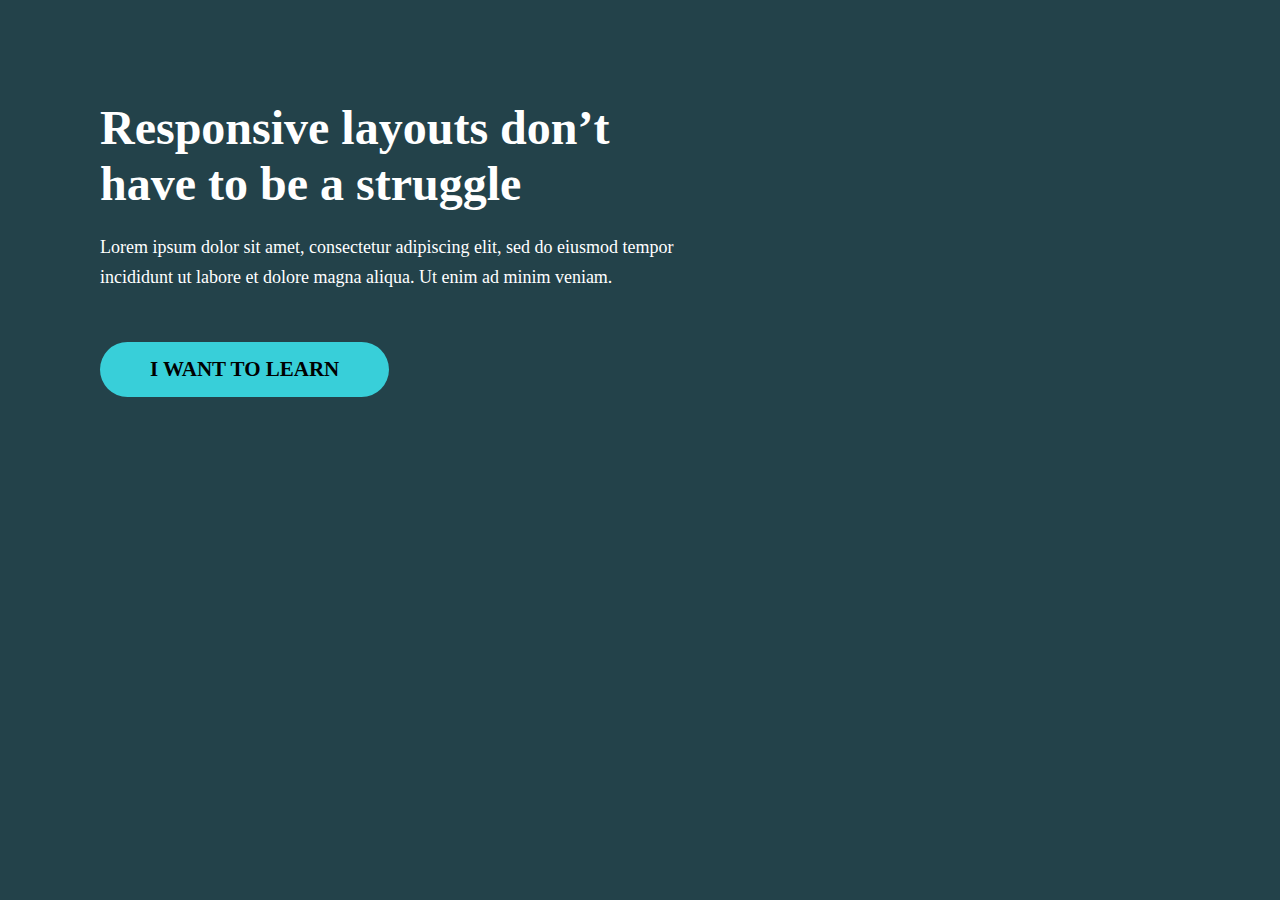
<file: challange03/index.html>
<!DOCTYPE html>
<html lang="en">
  <head>
    <meta charset="UTF-8" />
    <meta http-equiv="X-UA-Compatible" content="IE=edge" />
    <meta name="viewport" content="width=device-width, initial-scale=1.0" />
    <title>Document</title>
    <link rel="stylesheet" href="style.css" />
  </head>
  <body>
    <div class="wrapper">
      <div class="container">
        <h1>Responsive layouts don’t have to be a struggle</h1>
        <h2>
          Lorem ipsum dolor sit amet, consectetur adipiscing elit, sed do
          eiusmod tempor incididunt ut labore et dolore magna aliqua. Ut enim ad
          minim veniam.
        </h2>
        <button>I WANT TO LEARN</button>
      </div>
    </div>
  </body>
</html>
</file>
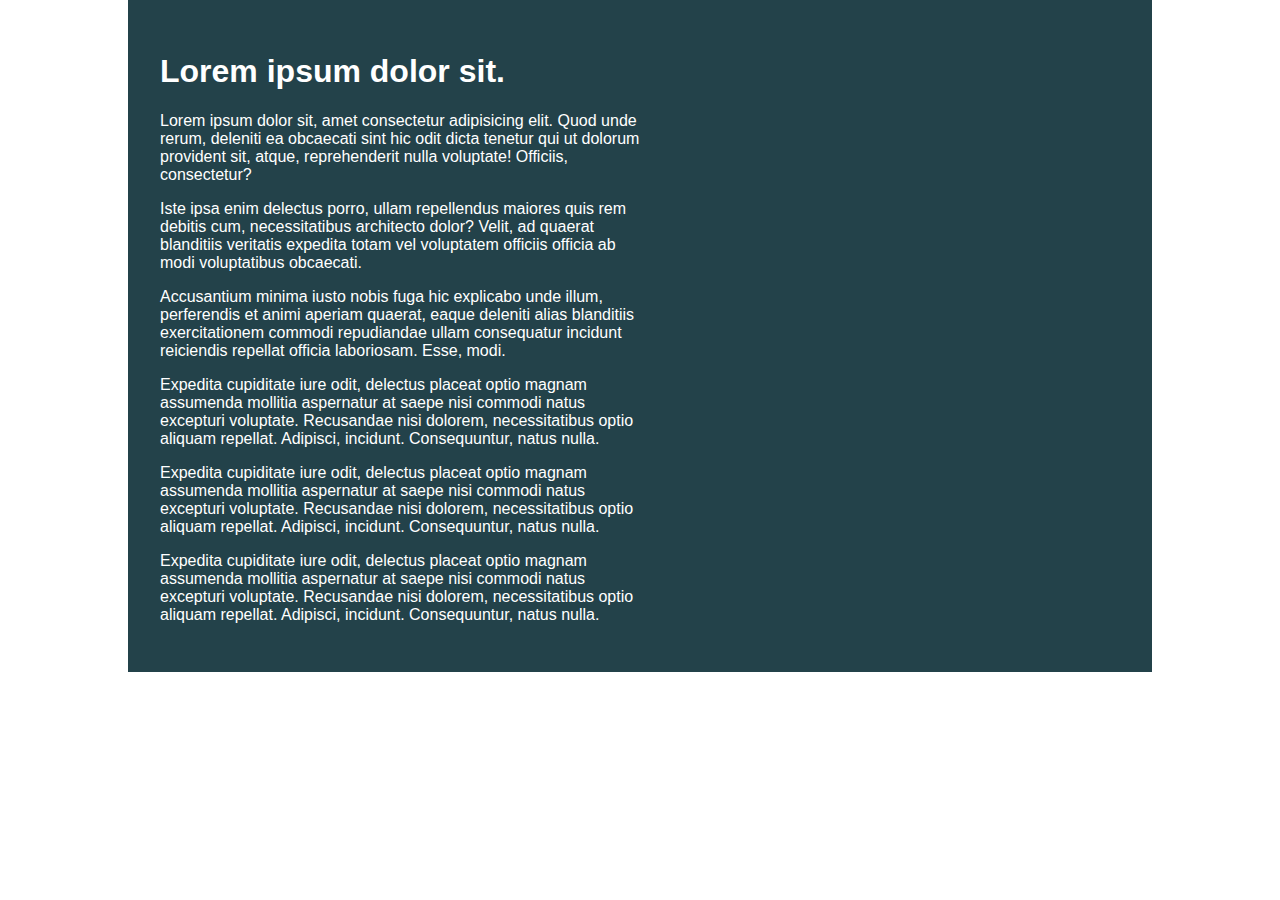
<file: challenge01/index.html>
<!DOCTYPE html>
<html lang="en">
  <head>
    <meta charset="UTF-8" />
    <meta name="viewport" content="width=device-width, initial-scale=1.0" />
    <title>Day 01</title>

    <link rel="stylesheet" href="style.css" />
  </head>

  <body>
    <div class="container">
      <div class="intro-content">
        <h1>Lorem ipsum dolor sit.</h1>
        <p>
          Lorem ipsum dolor sit, amet consectetur adipisicing elit. Quod unde
          rerum, deleniti ea obcaecati sint hic odit dicta tenetur qui ut
          dolorum provident sit, atque, reprehenderit nulla voluptate! Officiis,
          consectetur?
        </p>
        <p>
          Iste ipsa enim delectus porro, ullam repellendus maiores quis rem
          debitis cum, necessitatibus architecto dolor? Velit, ad quaerat
          blanditiis veritatis expedita totam vel voluptatem officiis officia ab
          modi voluptatibus obcaecati.
        </p>
        <p>
          Accusantium minima iusto nobis fuga hic explicabo unde illum,
          perferendis et animi aperiam quaerat, eaque deleniti alias blanditiis
          exercitationem commodi repudiandae ullam consequatur incidunt
          reiciendis repellat officia laboriosam. Esse, modi.
        </p>
        <p>
          Expedita cupiditate iure odit, delectus placeat optio magnam assumenda
          mollitia aspernatur at saepe nisi commodi natus excepturi voluptate.
          Recusandae nisi dolorem, necessitatibus optio aliquam repellat.
          Adipisci, incidunt. Consequuntur, natus nulla.
        </p>
        <p>
          Expedita cupiditate iure odit, delectus placeat optio magnam assumenda
          mollitia aspernatur at saepe nisi commodi natus excepturi voluptate.
          Recusandae nisi dolorem, necessitatibus optio aliquam repellat.
          Adipisci, incidunt. Consequuntur, natus nulla.
        </p>
        <p>
          Expedita cupiditate iure odit, delectus placeat optio magnam assumenda
          mollitia aspernatur at saepe nisi commodi natus excepturi voluptate.
          Recusandae nisi dolorem, necessitatibus optio aliquam repellat.
          Adipisci, incidunt. Consequuntur, natus nulla.
        </p>
      </div>
    </div>
  </body>
</html>
</file>
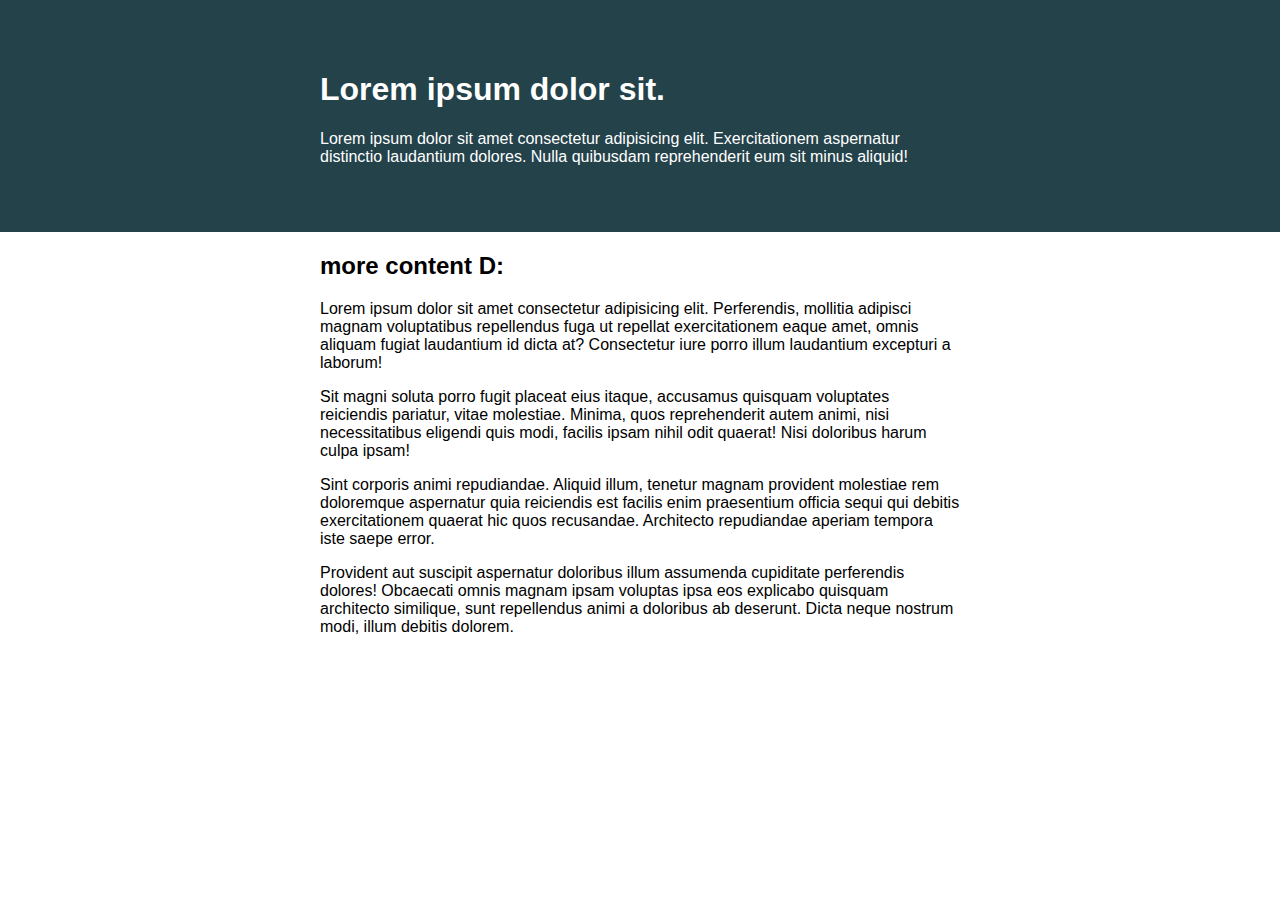
<file: challenge02/index.html>
<!DOCTYPE html>
<html lang="en">
  <head>
    <meta charset="UTF-8" />
    <meta name="viewport" content="width=device-width, initial-scale=1.0" />
    <title>Day 01</title>

    <link rel="stylesheet" href="style.css" />
  </head>
  <body>
    <div class="container">
      <div class="content">
        <h1>Lorem ipsum dolor sit.</h1>
        <p>
          Lorem ipsum dolor sit amet consectetur adipisicing elit.
          Exercitationem aspernatur distinctio laudantium dolores. Nulla
          quibusdam reprehenderit eum sit minus aliquid!
        </p>
      </div>
    </div>

    <div class="content">
      <h2>more content D:</h2>
      <p>
        Lorem ipsum dolor sit amet consectetur adipisicing elit. Perferendis,
        mollitia adipisci magnam voluptatibus repellendus fuga ut repellat
        exercitationem eaque amet, omnis aliquam fugiat laudantium id dicta at?
        Consectetur iure porro illum laudantium excepturi a laborum!
      </p>
      <p>
        Sit magni soluta porro fugit placeat eius itaque, accusamus quisquam
        voluptates reiciendis pariatur, vitae molestiae. Minima, quos
        reprehenderit autem animi, nisi necessitatibus eligendi quis modi,
        facilis ipsam nihil odit quaerat! Nisi doloribus harum culpa ipsam!
      </p>
      <p>
        Sint corporis animi repudiandae. Aliquid illum, tenetur magnam provident
        molestiae rem doloremque aspernatur quia reiciendis est facilis enim
        praesentium officia sequi qui debitis exercitationem quaerat hic quos
        recusandae. Architecto repudiandae aperiam tempora iste saepe error.
      </p>
      <p>
        Provident aut suscipit aspernatur doloribus illum assumenda cupiditate
        perferendis dolores! Obcaecati omnis magnam ipsam voluptas ipsa eos
        explicabo quisquam architecto similique, sunt repellendus animi a
        doloribus ab deserunt. Dicta neque nostrum modi, illum debitis dolorem.
      </p>
    </div>
  </body>
</html>
</file>
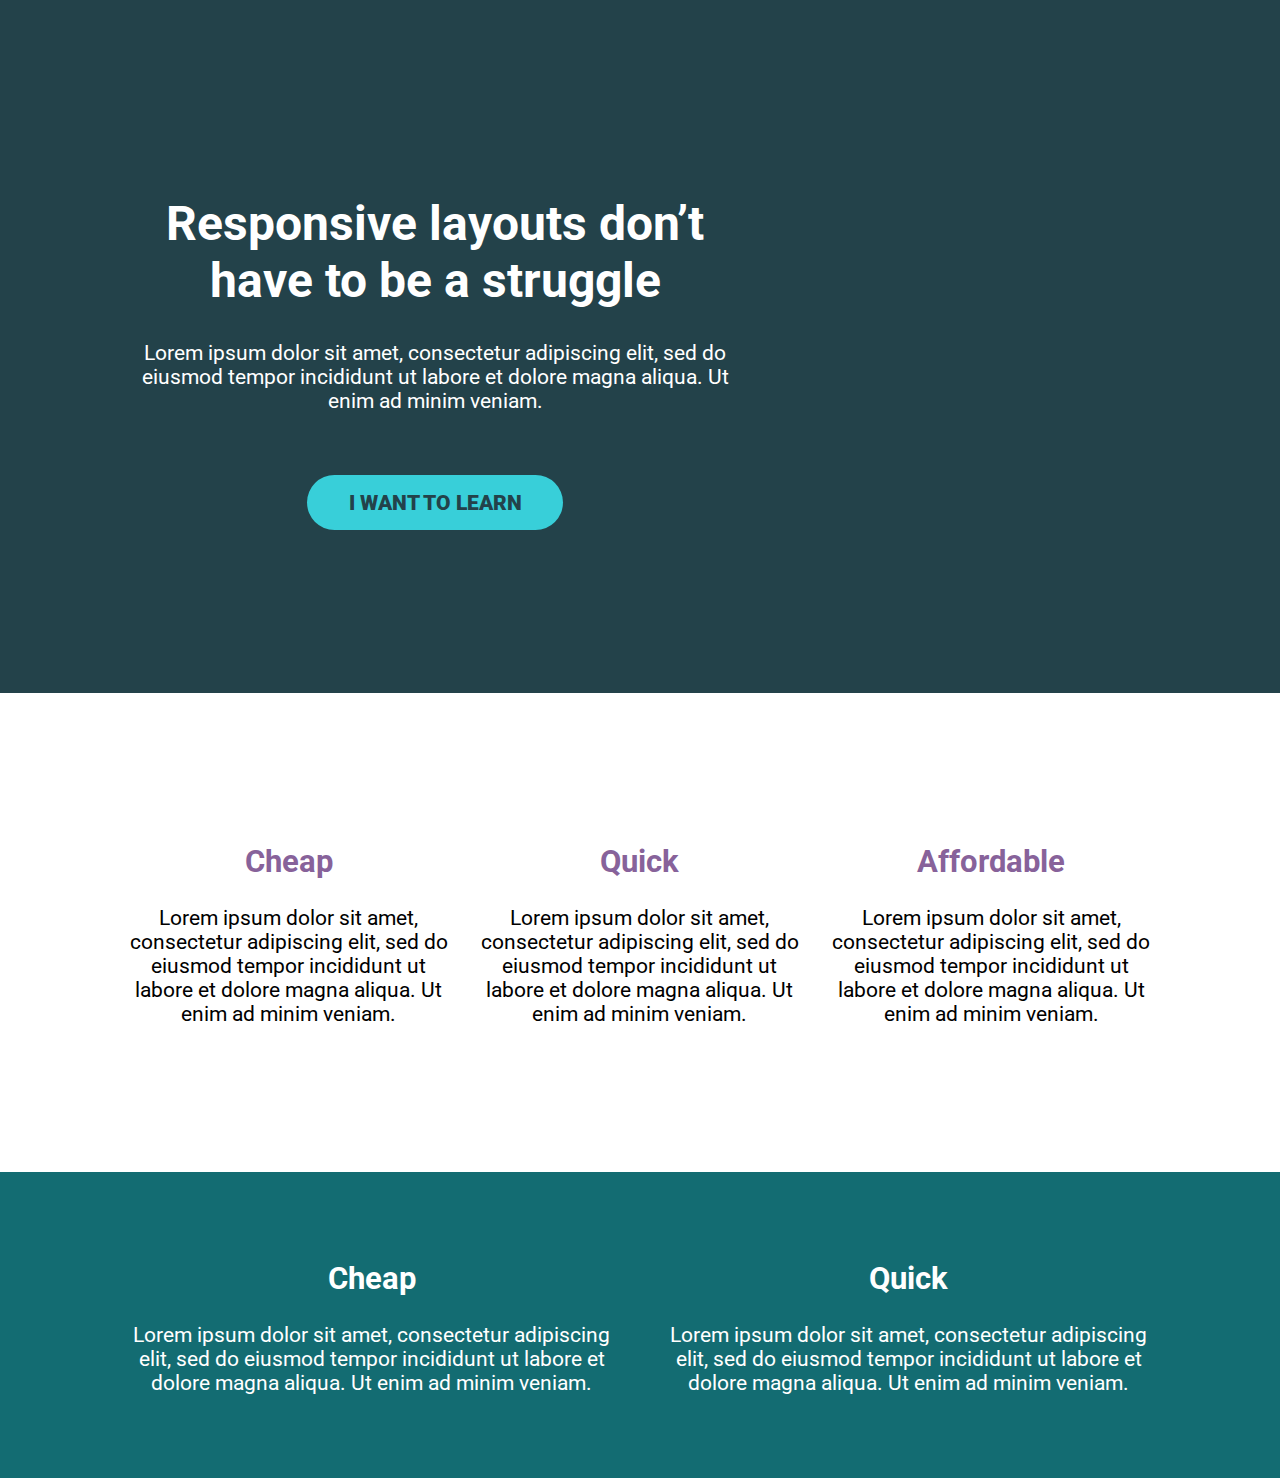
<file: challenge04/index.html>
<!DOCTYPE html>
<html lang="en">
  <head>
    <meta charset="UTF-8" />
    <meta name="viewport" content="width=device-width, initial-scale=1.0" />
    <title>Challenge time!</title>
    <link
      href="https://fonts.googleapis.com/css2?family=Roboto:wght@400;900&display=swap"
      rel="stylesheet"
    />
    <link rel="stylesheet" href="style.css" />
  </head>
  <body>
    <div class="hero">
      <div class="container">
        <div class="hero__text">
          <h1>Responsive layouts don’t have to be a struggle</h1>
          <p>
            Lorem ipsum dolor sit amet, consectetur adipiscing elit, sed do
            eiusmod tempor incididunt ut labore et dolore magna aliqua. Ut enim
            ad minim veniam.
          </p>
          <a href="#" class="btn">I want to learn</a>
        </div>
      </div>
    </div>
    <div class="container">
      <div class="row">
        <div class="col">
          <h2>Cheap</h2>
          <p>
            Lorem ipsum dolor sit amet, consectetur adipiscing elit, sed do
            eiusmod tempor incididunt ut labore et dolore magna aliqua. Ut enim
            ad minim veniam.
          </p>
        </div>
        <div class="col">
          <h2>Quick</h2>
          <p>
            Lorem ipsum dolor sit amet, consectetur adipiscing elit, sed do
            eiusmod tempor incididunt ut labore et dolore magna aliqua. Ut enim
            ad minim veniam.
          </p>
        </div>
        <div class="col">
          <h2>Affordable</h2>
          <p>
            Lorem ipsum dolor sit amet, consectetur adipiscing elit, sed do
            eiusmod tempor incididunt ut labore et dolore magna aliqua. Ut enim
            ad minim veniam.
          </p>
        </div>
      </div>
    </div>

    <div class="container-green">
      <div class="container">
        <div class="col">
          <h2>Cheap</h2>
          <p>
            Lorem ipsum dolor sit amet, consectetur adipiscing elit, sed do
            eiusmod tempor incididunt ut labore et dolore magna aliqua. Ut enim
            ad minim veniam.
          </p>
        </div>
        <div class="col">
          <h2>Quick</h2>
          <p>
            Lorem ipsum dolor sit amet, consectetur adipiscing elit, sed do
            eiusmod tempor incididunt ut labore et dolore magna aliqua. Ut enim
            ad minim veniam.
          </p>
        </div>
      </div>
    </div>
  </body>
</html>
</file>
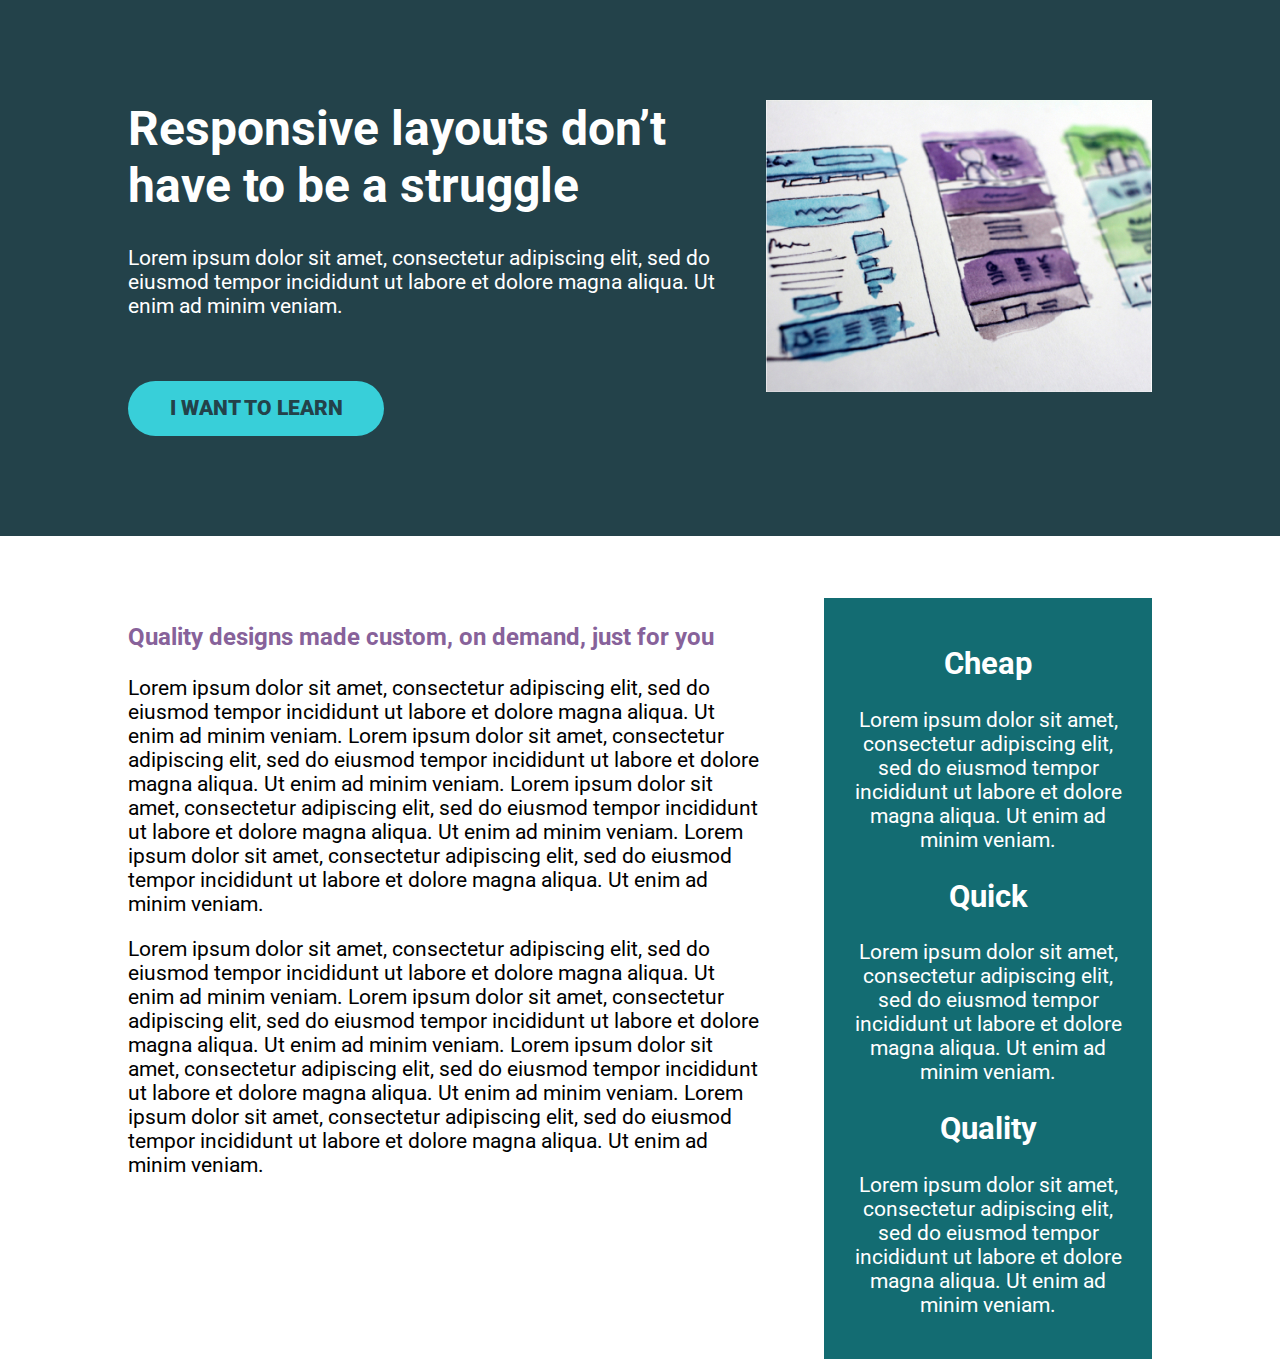
<file: challenge05/index.html>
<!DOCTYPE html>
<html lang="en">
  <head>
    <meta charset="UTF-8" />
    <meta name="viewport" content="width=device-width, initial-scale=1.0" />
    <title>Conquering Rsponsive Layouts</title>
    <link
      href="https://fonts.googleapis.com/css2?family=Roboto:wght@400;900&display=swap"
      rel="stylesheet"
    />
    <link rel="stylesheet" href="style.css" />
  </head>
  <body>
    <div class="hero">
      <div class="container row">
        <div class="hero__text">
          <h1>Responsive layouts don’t have to be a struggle</h1>
          <p>
            Lorem ipsum dolor sit amet, consectetur adipiscing elit, sed do
            eiusmod tempor incididunt ut labore et dolore magna aliqua. Ut enim
            ad minim veniam.
          </p>
          <a href="#" class="btn">I want to learn</a>
        </div>
        <div class="img-wrapper"><img src="./img/hero-img.jpg" /></div>
      </div>
    </div>
    <main class="content-wrapper container row">
      <section class="left-side">
        <h3 class="section-title">
          Quality designs made custom, on demand, just for you
        </h3>
        <p>
          Lorem ipsum dolor sit amet, consectetur adipiscing elit, sed do
          eiusmod tempor incididunt ut labore et dolore magna aliqua. Ut enim ad
          minim veniam. Lorem ipsum dolor sit amet, consectetur adipiscing elit,
          sed do eiusmod tempor incididunt ut labore et dolore magna aliqua. Ut
          enim ad minim veniam. Lorem ipsum dolor sit amet, consectetur
          adipiscing elit, sed do eiusmod tempor incididunt ut labore et dolore
          magna aliqua. Ut enim ad minim veniam. Lorem ipsum dolor sit amet,
          consectetur adipiscing elit, sed do eiusmod tempor incididunt ut
          labore et dolore magna aliqua. Ut enim ad minim veniam.
        </p>
        <p>
          Lorem ipsum dolor sit amet, consectetur adipiscing elit, sed do
          eiusmod tempor incididunt ut labore et dolore magna aliqua. Ut enim ad
          minim veniam. Lorem ipsum dolor sit amet, consectetur adipiscing elit,
          sed do eiusmod tempor incididunt ut labore et dolore magna aliqua. Ut
          enim ad minim veniam. Lorem ipsum dolor sit amet, consectetur
          adipiscing elit, sed do eiusmod tempor incididunt ut labore et dolore
          magna aliqua. Ut enim ad minim veniam. Lorem ipsum dolor sit amet,
          consectetur adipiscing elit, sed do eiusmod tempor incididunt ut
          labore et dolore magna aliqua. Ut enim ad minim veniam.
        </p>
      </section>
      <aside class="right-side">
        <div class="col">
          <h2 class="aside-title">Cheap</h2>
          <p>
            Lorem ipsum dolor sit amet, consectetur adipiscing elit, sed do
            eiusmod tempor incididunt ut labore et dolore magna aliqua. Ut enim
            ad minim veniam.
          </p>
        </div>
        <div class="col">
          <h2 class="aside-title">Quick</h2>
          <p>
            Lorem ipsum dolor sit amet, consectetur adipiscing elit, sed do
            eiusmod tempor incididunt ut labore et dolore magna aliqua. Ut enim
            ad minim veniam.
          </p>
        </div>
        <div class="col">
          <h2 class="aside-title">Quality</h2>
          <p>
            Lorem ipsum dolor sit amet, consectetur adipiscing elit, sed do
            eiusmod tempor incididunt ut labore et dolore magna aliqua. Ut enim
            ad minim veniam.
          </p>
        </div>
      </aside>
    </main>
  </body>
</html>
</file>
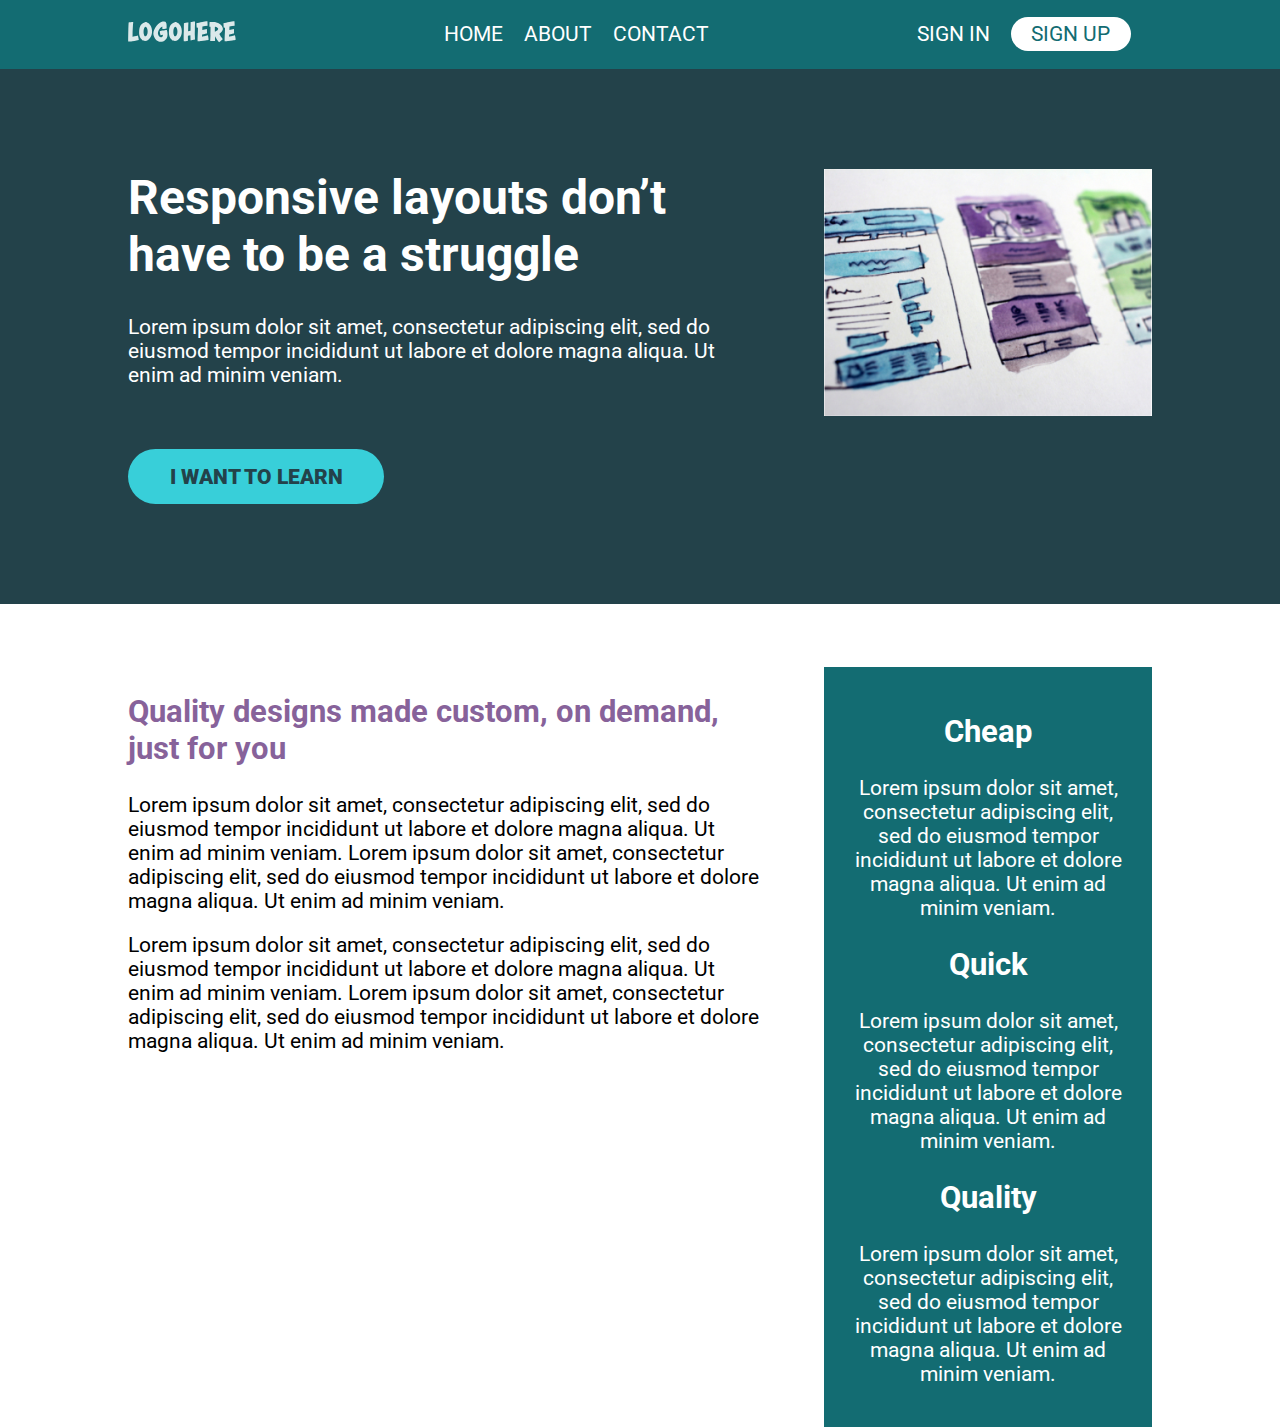
<file: challenge06/index.html>
<!DOCTYPE html>
<html lang="en">
  <head>
    <meta charset="UTF-8" />
    <meta name="viewport" content="width=device-width, initial-scale=1.0" />
    <title>Conquering Responsive Layouts</title>
    <link
      href="https://fonts.googleapis.com/css2?family=Roboto:wght@400;900&display=swap"
      rel="stylesheet"
    />
    <link rel="stylesheet" href="style.css" />
  </head>
  <body>
    <header>
      <div class="container row">
        <a class="logo" href=""><img src="./img/logo.svg" alt="" /></a>
        <nav class="nav">
          <ul class="nav__list nav__list--centered">
            <li class="nav__item"><a href="#" class="nav__link">Home</a></li>
            <li class="nav__item"><a href="#" class="nav__link">About</a></li>
            <li class="nav__item"><a href="#" class="nav__link">Contact</a></li>
          </ul>
          <ul class="nav__list">
            <li class="nav__item"><a href="#" class="nav__link">Sign In</a></li>
            <li class="nav__item">
              <a href="#" class="nav__link nav__link--button">Sign up</a>
            </li>
          </ul>
        </nav>
      </div>
    </header>

    <section class="hero">
      <div class="container row">
        <div class="hero__text">
          <h1>Responsive layouts don’t have to be a struggle</h1>
          <p>
            Lorem ipsum dolor sit amet, consectetur adipiscing elit, sed do
            eiusmod tempor incididunt ut labore et dolore magna aliqua. Ut enim
            ad minim veniam.
          </p>
          <a href="#" class="btn">I want to learn</a>
        </div>
        <img
          src="img/hero-img.jpg"
          alt="UX design sketches"
          class="hero__img"
        />
      </div>
    </section>

    <main class="main container row">
      <section class="primary-content">
        <h2 class="section-title">
          Quality designs made custom, on demand, just for you
        </h2>
        <p>
          Lorem ipsum dolor sit amet, consectetur adipiscing elit, sed do
          eiusmod tempor incididunt ut labore et dolore magna aliqua. Ut enim ad
          minim veniam. Lorem ipsum dolor sit amet, consectetur adipiscing elit,
          sed do eiusmod tempor incididunt ut labore et dolore magna aliqua. Ut
          enim ad minim veniam.
        </p>
        <p>
          Lorem ipsum dolor sit amet, consectetur adipiscing elit, sed do
          eiusmod tempor incididunt ut labore et dolore magna aliqua. Ut enim ad
          minim veniam. Lorem ipsum dolor sit amet, consectetur adipiscing elit,
          sed do eiusmod tempor incididunt ut labore et dolore magna aliqua. Ut
          enim ad minim veniam.
        </p>
      </section>
      <aside class="sidebar">
        <h2 class="sidebar-title">Cheap</h2>
        <p>
          Lorem ipsum dolor sit amet, consectetur adipiscing elit, sed do
          eiusmod tempor incididunt ut labore et dolore magna aliqua. Ut enim ad
          minim veniam.
        </p>

        <h2 class="sidebar-title">Quick</h2>
        <p>
          Lorem ipsum dolor sit amet, consectetur adipiscing elit, sed do
          eiusmod tempor incididunt ut labore et dolore magna aliqua. Ut enim ad
          minim veniam.
        </p>

        <h2 class="sidebar-title">Quality</h2>
        <p>
          Lorem ipsum dolor sit amet, consectetur adipiscing elit, sed do
          eiusmod tempor incididunt ut labore et dolore magna aliqua. Ut enim ad
          minim veniam.
        </p>
      </aside>
    </main>
  </body>
</html>
</file>
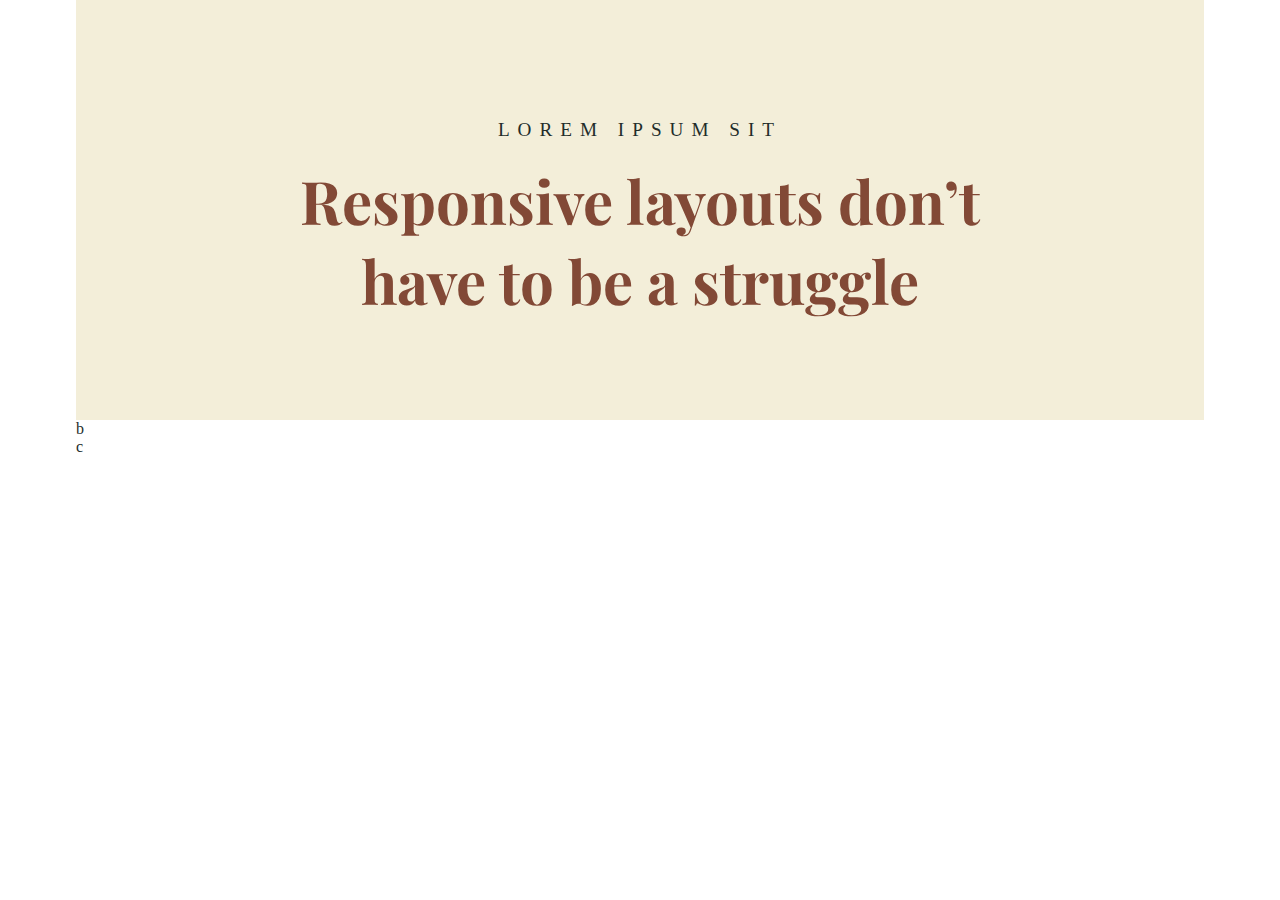
<file: flexbox-challenge/index.html>
<!DOCTYPE html>
<html lang="en">
  <head>
    <meta charset="UTF-8" />
    <meta http-equiv="X-UA-Compatible" content="IE=edge" />
    <meta name="viewport" content="width=device-width, initial-scale=1.0" />
    <link
      rel="stylesheet"
      href="https://fonts.googleapis.com/css?family=Playfair+Display"
    />
    <link
      href="https://fonts.googleapis.com/css2?family=Playfair+Display:wght@500;900&display=swap"
      rel="stylesheet"
    />
    <link rel="stylesheet" href="./style.css" />
    <title>Flexbox Challenge</title>
  </head>
  <body>
    <div class="container">
      <section class="hero">
        <div class="hero__text">
          <p class="hero--small-title">LOREM IPSUM SIT</p>
          <h2 class="title hero--title">
            Responsive layouts don’t have to be a struggle
          </h2>
        </div>
      </section>
      <section class="quality-content">b</section>
      <section class="image-content">c</section>
    </div>
  </body>
</html>
</file>
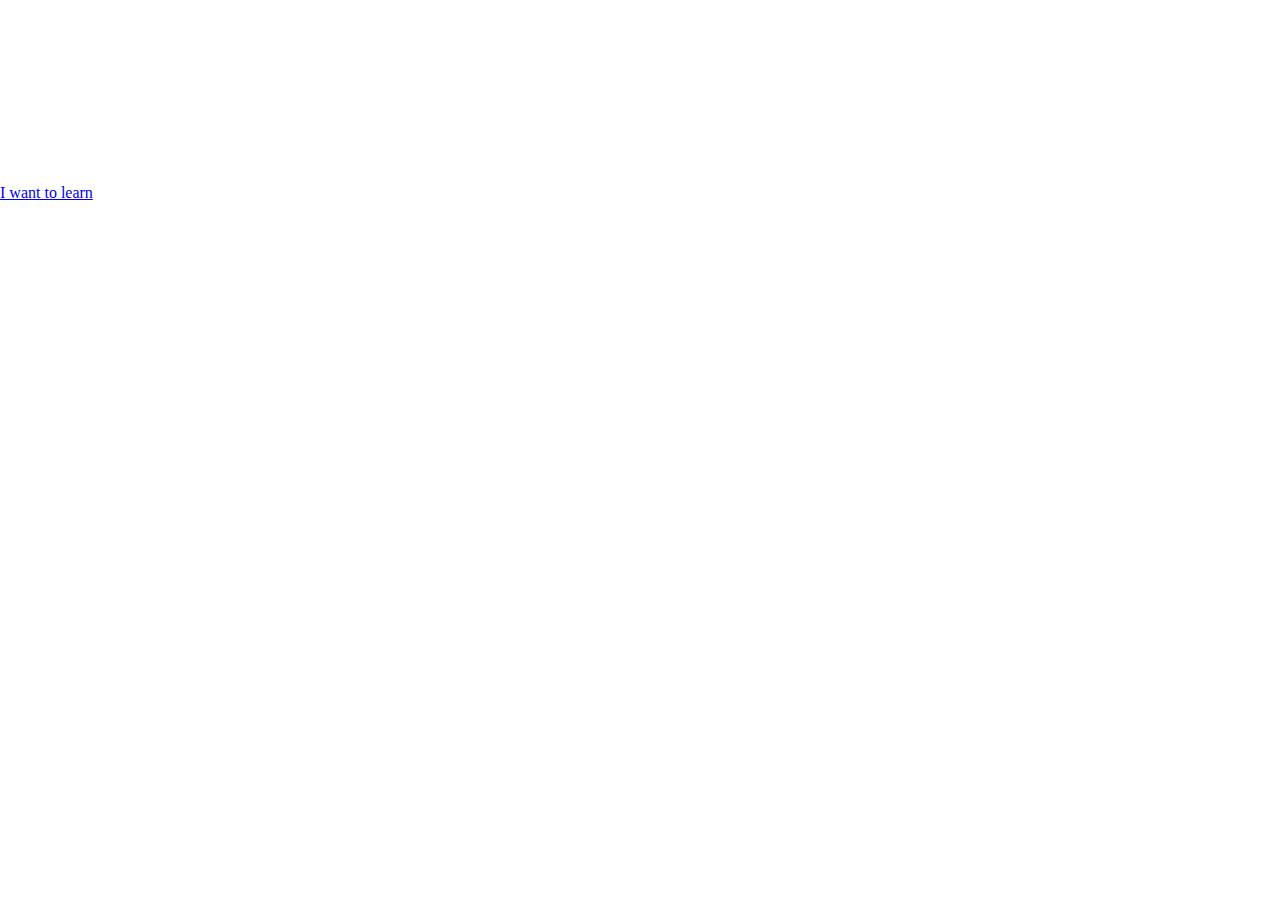
<file: challange03/index_otherway.html>
<!DOCTYPE html>
<html lang="en">
<head>
    <meta charset="UTF-8">
    <meta name="viewport" content="width=device-width, initial-scale=1.0">
    <title>Document</title>
    <link href="https://fonts.googleapis.com/css2?family=Roboto:wght@400;900&display=swap" rel="stylesheet"> 
    <link rel="stylesheet" href="style.css">
</head>
<body>
    <div class="hero">
        <div class="container">
            <div class="hero__text">
                <h1>Responsive layouts don’t have to be a struggle</h1>
                <p>Lorem ipsum dolor sit amet, consectetur adipiscing elit, sed do eiusmod tempor incididunt ut labore et dolore magna aliqua. Ut enim ad minim veniam.</p>
                <a href="#" class="btn">I want to learn</a>
            </div>
        </div>
    </div>
</body>
</html>
</file>
<file: challenge01/style.css>
/* INSTRUCTIONS
 *
 * 1) Limit the total width of
 *    the .intro-conent to about half
 *    of it's parent
 *
 * 2) Stop the text from overflowing
 *    out the bottom at small screen
 *    widths
 *
 * You may modify the HTML if needed
 *
 */

* {
  box-sizing: border-box;
}

body {
  margin: 0;
  font-family: sans-serif;
}

.container {
  background: #23424a;
  color: white;
  width: 80%;
  margin: 0 auto;
  padding: 2em;
}

.intro-content {
  width: 50%;
}
</file>
<file: challenge02/style.css>
/* INSTRUCTIONS
 *
 * 1) Keep the text inside .intro-content
 *    in the same place, but have the background
 *    extend from one side of the viewport
 *    to the other, no matter how wide or narrow
 *    the browser is.
 *
 * 2) Limit the maximum width of the text in the
 *    bottom area.
 *
 * You may modify the HTML if needed
 * (you probably should for this challenge)
 *
 */

* {
  box-sizing: border-box;
}

body {
  margin: 0;
  font-family: sans-serif;
}

.container {
  max-width: 100%;
  margin: 0 auto;
  background: #23424a;
  color: white;
  padding: 50px 0px;
}

.content {
  width: 50%;
  margin: 0 auto;
}
</file>
<file: challenge04/style.css>
*,
*::before,
*::after {
  box-sizing: border-box;
}

body {
  margin: 0;
  font-family: "Roboto", sans-serif;
  font-size: 1.3rem;
}

h1 {
  font-size: 3rem;
}

.container {
  display: flex;
  max-width: 1100px;
  width: 80%;
  padding: 3em 0;
  margin: 0 auto;
  gap: 50px;
  text-align: center;
}
.container-green {
  background-color: #136c72;
  color: #ffffff;
}
.container .row h2 {
  color: #87629a;
}
.row {
  display: flex;
  gap: 30px;
  padding: 3em 0;
}

.col {
  width: 80%;
}

.hero {
  padding: 100px 0;
  background-color: #23424a;
  color: #fff;
}

.hero__text {
  width: 60%;
}

.hero p {
  margin-bottom: 3em;
}

.btn {
  display: inline-block;
  text-decoration: none;
  text-transform: uppercase;
  color: #23424a;
  font-weight: 900;
  background-color: #38cfd9;
  padding: 0.75em 2em;
  border-radius: 100px;
}

.btn:hover,
.btn:focus {
  opacity: 0.75;
}
</file>
<file: challenge05/style.css>
*,
*::before,
*::after {
  box-sizing: border-box;
}

body {
  margin: 0;
  font-family: "Roboto", sans-serif;
  font-size: 1.3rem;
}

img {
  max-width: 100%;
}

h1 {
  font-size: 3rem;
  margin-top: 0;
}
.section-title {
  color: #87629a;
}
.container {
  width: 80%;
  max-width: 1100px;
  margin: 0 auto;
}

.row {
  display: flex;
  justify-content: space-between;
}

.col {
  width: 100%;
}

.hero {
  padding: 100px 0;
  background-color: #23424a;
  color: #fff;
}

.hero__text {
  width: 62%;
}

.hero__img {
  width: 32%;
  align-self: flex-start;
}

.hero p {
  margin-bottom: 3em;
}

.btn {
  display: inline-block;
  text-decoration: none;
  text-transform: uppercase;
  color: #23424a;
  font-weight: 900;
  background-color: #38cfd9;
  padding: 0.75em 2em;
  border-radius: 100px;
}

.btn:hover,
.btn:focus {
  opacity: 0.75;
}
.content-wrapper {
  margin-top: 3em;
}
.left-side {
  width: 62%;
}
.right-side {
  width: 32%;
  padding: 1em;
  text-align: center;
  background-color: #136c72;
  color: #ffffff;
}
</file>
<file: challenge06/style.css>
*,
*::before,
*::after {
  box-sizing: border-box;
}

body {
  margin: 0;
  font-family: "Roboto", sans-serif;
  font-size: 1.3rem;
}

img {
  max-width: 100%;
}

h1 {
  font-size: 3rem;
  margin-top: 0;
}

.section-title {
  color: #87629a;
}

.btn {
  display: inline-block;
  text-decoration: none;
  text-transform: uppercase;
  color: #23424a;
  font-weight: 900;
  background-color: #38cfd9;
  padding: 0.75em 2em;
  border-radius: 100px;
}

.btn:hover,
.btn:focus {
  opacity: 0.75;
}

.container {
  width: 80%;
  max-width: 1100px;
  margin: 0 auto;
}

.row {
  display: flex;
  justify-content: space-between;
}

.col {
  width: 100%;
}

.col + .col {
  margin-left: 30px;
}

header {
  background: #136c72;
  padding: 1em 0;
}
.logo {
  margin-right: 1em;
}
.nav {
  display: flex;
  flex-grow: 1;
  justify-content: space-between;
  align-items: center;
}
.nav__list {
  margin: 0;
  padding: 0;
  list-style: none;
  display: flex;
  align-items: center;
}
.nav__list--centered {
  margin: 0 auto;
}
.nav__item {
  margin-right: 1em;
}
.nav__link {
  color: #fff;
  text-decoration: none;
  text-transform: uppercase;
}

.nav__link--button {
  background: #fff;
  color: #136c72;
  padding: 0.25em 1em;
  border-radius: 10em;
}

.nav__link:hover {
  opacity: 0.75;
}

.hero {
  padding: 100px 0;
  background-color: #23424a;
  color: #fff;
}

.hero__text {
  width: 62%;
}

.hero__img {
  width: 32%;
  align-self: flex-start;
}

.hero p {
  margin-bottom: 3em;
}

.main {
  margin-top: 3em;
}

.primary-content {
  width: 62%;
}

.sidebar {
  width: 32%;
  padding: 1em;
  text-align: center;
  color: #fff;
  background-color: #136c72;
}

@media (max-width: 600px) {
  .row {
    display: block;
  }
  .hero__text,
  .hero__img,
  .primary-content,
  .sidebar {
    width: 100%;
  }
  .hero__img {
    margin-top: 2em;
  }
}
</file>
<file: flexbox-challenge/style.css>
*,
*::before,
*::after {
  box-sizing: border-box;
}
html,
h1,
h3,
h2 {
  margin: 0;
}
body {
  margin: 0;
  color: #222c2a;
  font-size: 1rem;
}
.container {
  max-width: 1128px;
  margin: 0 auto;
}
.title {
  font-family: "Playfair Display";
}
.hero--title {
  font-size: 3.75rem;
  color: #824936;
}
.hero--small-title {
  font-family: "Roboto";
  font-weight: 300;
  font-size: 1.2rem;
  letter-spacing: 0.5rem;
}
.hero {
  background-color: #f3eed9;
  padding: 100px;
  display: flex;
  flex-direction: column;
  align-items: center;
}
.hero__text {
  width: 80%;
  text-align: center;
}
</file>
<file: challange03/style.css>
* {
  box-sizing: border-box;
}
/* Reset browser margin */
html,
h1,
h3,
h2 {
  margin: 0;
}
h1 {
  font-family: "Roboto Black";
  font-size: 48px;
  margin-bottom: 20px;
  line-height: 56px;
}
h2 {
  font-family: "Roboto";
  font-size: 18px;
  font-weight: 400;
  line-height: 30px;
}
body {
  margin: 0;
  color: white;
}
.wrapper {
  width: 100%;
  min-height: 100vh;
  background-color: #23424a;
  padding: 100px;
}
.container {
  width: 80%;
  max-width: 600px;
}
button {
  font-family: "Roboto";
  font-weight: 900;
  font-size: 21px;
  margin-top: 50px;
  background: #38cfd9;
  padding: 15px 50px;
  border-radius: 30px;
  border: none;
}
</file>
